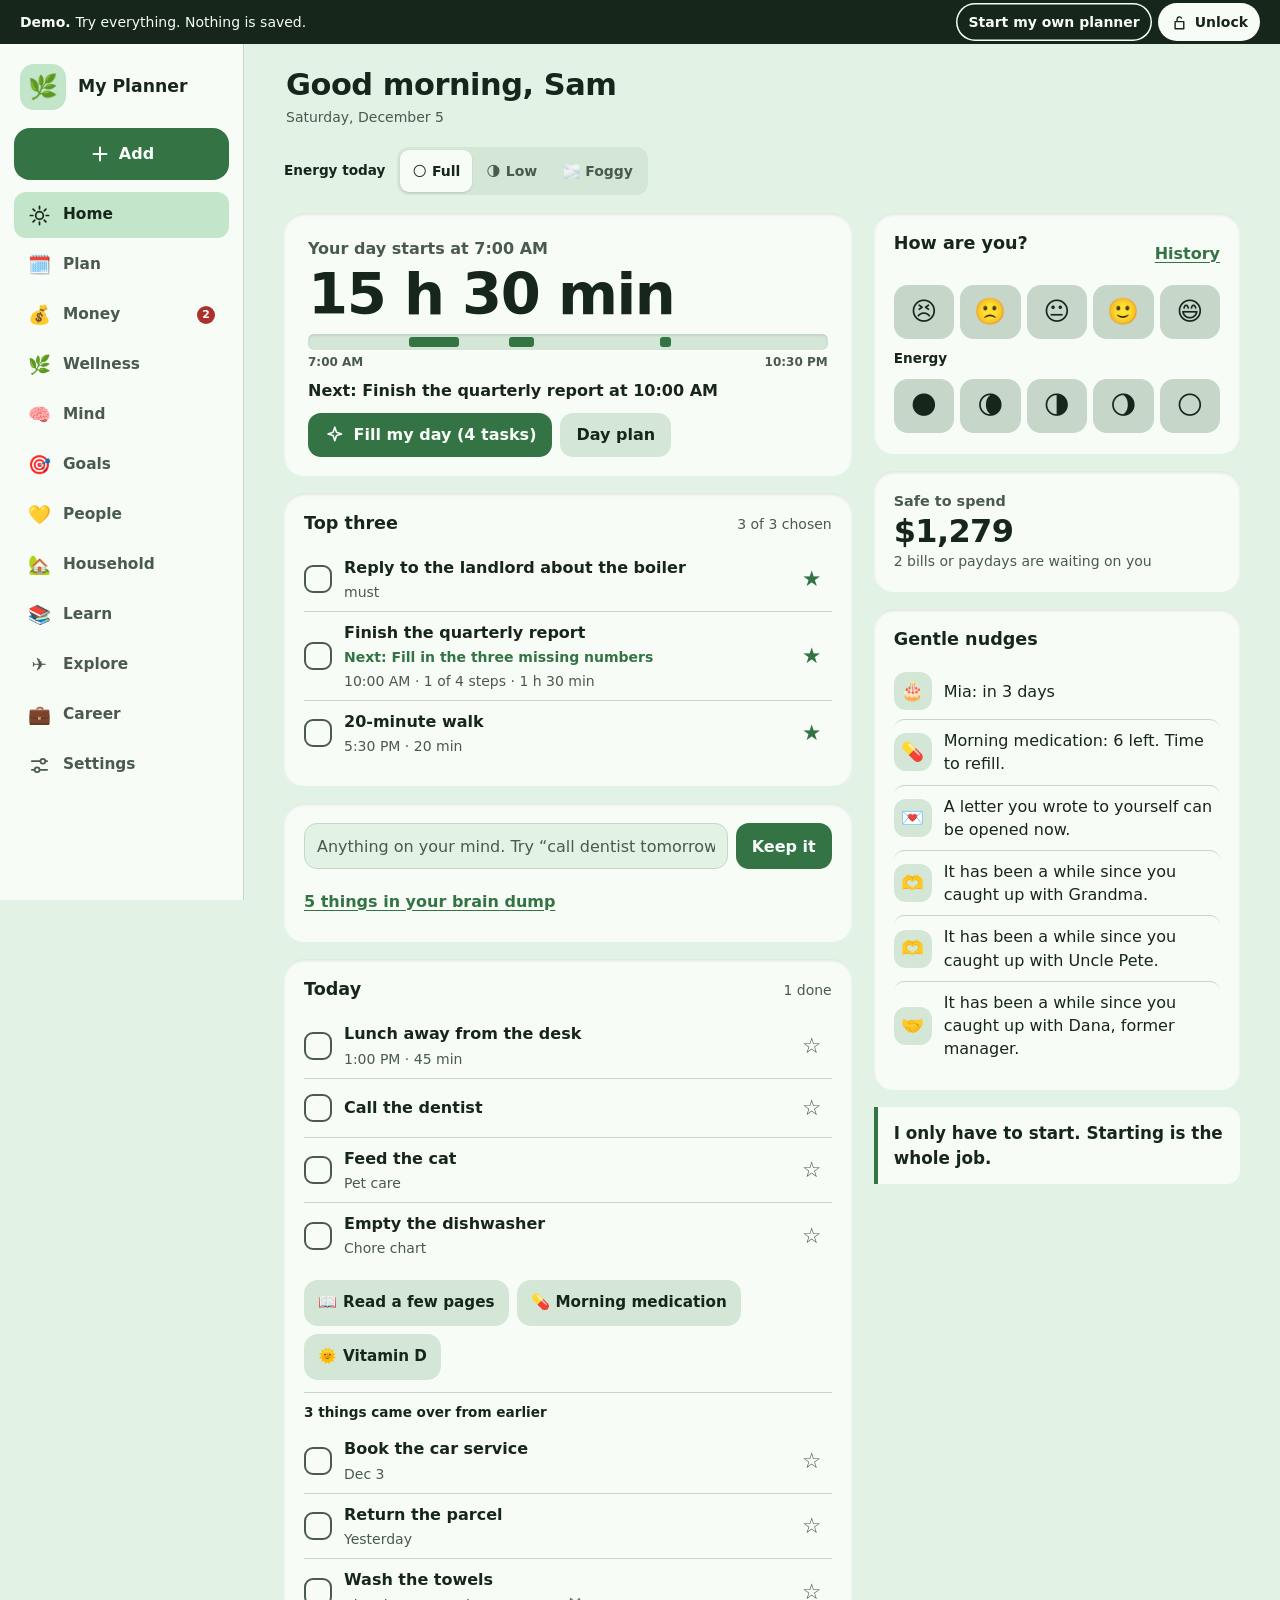
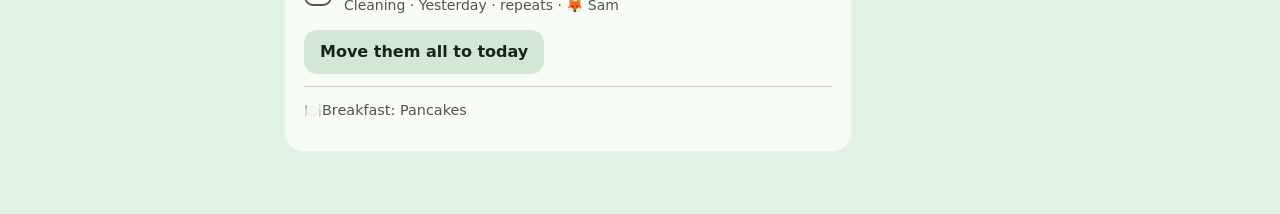
<file: index.html>
<!doctype html>
<!--
THESIS: one number that already has the bills taken out, shown inside the days it has to last. Refuses the category default of four pastel KPI cards and a donut.
OWN-WORLD: three buyer-selectable layouts on one token set generated from a single hue. Tray: recessed wells in one moulded ground. Binder: a drenched board per section with divider tabs and one ruled leaf. Tiles: flat colour fields with large light type.
STORY: the buyer sees what is safe to spend, sees which day each bill sits in, logs a purchase in seconds, and never meets a backlog.
FIRST VIEWPORT: greeting, then the safe-to-spend figure as the largest text on screen, the day strip directly beneath it, the quick-add line, and the add button in the thumb zone.
FORM: assigned direction "day tray" (4th of 7 grounded candidates) as default; two dealt challengers kept as alternates at the owner's request; conventional app shell staging; seed e1f79557.
-->
<html lang="en" data-layout="tray" data-mode="light" data-demo="1">
<head>
<meta charset="utf-8">
<meta name="viewport" content="width=device-width, initial-scale=1, viewport-fit=cover">
<title>My Planner</title>
<meta name="description" content="A calm, private life planner for phone, tablet and computer. Try the whole app free; nothing is saved until you unlock it.">
<meta name="theme-color" content="#e6ede6">
<meta name="mobile-web-app-capable" content="yes">
<meta name="apple-mobile-web-app-capable" content="yes">
<meta name="apple-mobile-web-app-status-bar-style" content="default">
<meta name="apple-mobile-web-app-title" content="My Planner">
<meta name="format-detection" content="telephone=no">
<link rel="manifest" href="manifest.webmanifest">
<link rel="icon" href="icons/favicon.svg" type="image/svg+xml">
<link rel="apple-touch-icon" href="icons/apple-touch-icon.png">
<link rel="stylesheet" href="css/fonts.css">
<link rel="stylesheet" href="css/app.css">
</head>
<body>
<div id="app"><p class="boot">Opening your budget…</p></div>
<noscript><p class="boot">This app needs JavaScript switched on.</p></noscript>
<script src="config.js"></script>
<script src="js/core.js"></script>
<script src="js/i18n.js"></script>
<script src="js/logic.js"></script>
<script src="js/pages.js"></script>
<script src="js/planner.js"></script>
<script src="js/demo.js"></script>
<script src="js/sample.js"></script>
<script src="js/ui.js"></script>
<script src="js/views.js"></script>
<script src="js/views2.js"></script>
<script src="js/settings.js"></script>
<script src="js/sync.js"></script>
<script src="js/guide.js"></script>
<script src="js/release.js"></script>
<script src="js/update.js"></script>
<script src="js/kinds.js"></script>
<script src="js/home.js"></script>
<script src="js/plan.js"></script>
<script src="js/extra.js"></script>
<script src="js/main.js"></script>
</body>
</html>
</file>
<file: css/fonts.css>
/* fonts.css: the fonts a buyer can pick in Settings. Files live in app/fonts and are fetched only when used.
   Nunito, Playfair Display and Caveat are licensed under the SIL Open Font License 1.1 (see app/fonts/OFL.txt). */

@font-face { font-family: "Nunito"; font-style: normal; font-weight: 300 900; font-display: swap; src: url("../fonts/nunito-cyrillic-ext.woff2") format("woff2"); unicode-range: U+0460-052F, U+1C80-1C8A, U+20B4, U+2DE0-2DFF, U+A640-A69F, U+FE2E-FE2F; }
@font-face { font-family: "Nunito"; font-style: normal; font-weight: 300 900; font-display: swap; src: url("../fonts/nunito-cyrillic.woff2") format("woff2"); unicode-range: U+0301, U+0400-045F, U+0490-0491, U+04B0-04B1, U+2116; }
@font-face { font-family: "Nunito"; font-style: normal; font-weight: 300 900; font-display: swap; src: url("../fonts/nunito-latin-ext.woff2") format("woff2"); unicode-range: U+0100-02BA, U+02BD-02C5, U+02C7-02CC, U+02CE-02D7, U+02DD-02FF, U+0304, U+0308, U+0329, U+1D00-1DBF, U+1E00-1E9F, U+1EF2-1EFF, U+2020, U+20A0-20AB, U+20AD-20C4, U+2113, U+2C60-2C7F, U+A720-A7FF; }
@font-face { font-family: "Nunito"; font-style: normal; font-weight: 300 900; font-display: swap; src: url("../fonts/nunito-latin.woff2") format("woff2"); unicode-range: U+0000-00FF, U+0131, U+0152-0153, U+02BB-02BC, U+02C6, U+02DA, U+02DC, U+0304, U+0308, U+0329, U+2000-206F, U+20AC, U+2122, U+2191, U+2193, U+2212, U+2215, U+FEFF, U+FFFD; }
@font-face { font-family: "Playfair Display"; font-style: normal; font-weight: 400 900; font-display: swap; src: url("../fonts/playfairdisplay-cyrillic.woff2") format("woff2"); unicode-range: U+0301, U+0400-045F, U+0490-0491, U+04B0-04B1, U+2116; }
@font-face { font-family: "Playfair Display"; font-style: normal; font-weight: 400 900; font-display: swap; src: url("../fonts/playfairdisplay-latin-ext.woff2") format("woff2"); unicode-range: U+0100-02BA, U+02BD-02C5, U+02C7-02CC, U+02CE-02D7, U+02DD-02FF, U+0304, U+0308, U+0329, U+1D00-1DBF, U+1E00-1E9F, U+1EF2-1EFF, U+2020, U+20A0-20AB, U+20AD-20C4, U+2113, U+2C60-2C7F, U+A720-A7FF; }
@font-face { font-family: "Playfair Display"; font-style: normal; font-weight: 400 900; font-display: swap; src: url("../fonts/playfairdisplay-latin.woff2") format("woff2"); unicode-range: U+0000-00FF, U+0131, U+0152-0153, U+02BB-02BC, U+02C6, U+02DA, U+02DC, U+0304, U+0308, U+0329, U+2000-206F, U+20AC, U+2122, U+2191, U+2193, U+2212, U+2215, U+FEFF, U+FFFD; }
@font-face { font-family: "Caveat"; font-style: normal; font-weight: 400 700; font-display: swap; src: url("../fonts/caveat-cyrillic-ext.woff2") format("woff2"); unicode-range: U+0460-052F, U+1C80-1C8A, U+20B4, U+2DE0-2DFF, U+A640-A69F, U+FE2E-FE2F; }
@font-face { font-family: "Caveat"; font-style: normal; font-weight: 400 700; font-display: swap; src: url("../fonts/caveat-cyrillic.woff2") format("woff2"); unicode-range: U+0301, U+0400-045F, U+0490-0491, U+04B0-04B1, U+2116; }
@font-face { font-family: "Caveat"; font-style: normal; font-weight: 400 700; font-display: swap; src: url("../fonts/caveat-latin-ext.woff2") format("woff2"); unicode-range: U+0100-02BA, U+02BD-02C5, U+02C7-02CC, U+02CE-02D7, U+02DD-02FF, U+0304, U+0308, U+0329, U+1D00-1DBF, U+1E00-1E9F, U+1EF2-1EFF, U+2020, U+20A0-20AB, U+20AD-20C4, U+2113, U+2C60-2C7F, U+A720-A7FF; }
@font-face { font-family: "Caveat"; font-style: normal; font-weight: 400 700; font-display: swap; src: url("../fonts/caveat-latin.woff2") format("woff2"); unicode-range: U+0000-00FF, U+0131, U+0152-0153, U+02BB-02BC, U+02C6, U+02DA, U+02DC, U+0304, U+0308, U+0329, U+2000-206F, U+20AC, U+2122, U+2191, U+2193, U+2212, U+2215, U+FEFF, U+FFFD; }
</file>
<file: css/app.css>
/* app.css: tokens, shell, components, then the three layout skins (tray, binder, tiles) */

/* ============ tokens ============ */
:root {
  --h: 150; --cs: .85; --so: 0;
  --font: system-ui, -apple-system, "Segoe UI", Roboto, "Helvetica Neue", Arial, sans-serif;
  --font-head: var(--font);
  /* plain fallbacks for browsers without oklch() */
  --ground: #e6ede6; --well: #f8faf7; --well-2: #dde6dc; --ink: #1d2820; --ink-2: #536158; --line: #cbd6cb;
  --accent: #3c7150; --accent-2: #2f5c40; --on-accent: #fff; --accent-soft: #d2e4d6;
  --good: #2c7848; --warn: #8a5d0c; --bad: #ab3b34; --good-soft: #d9efe0; --warn-soft: #f5e8cc; --bad-soft: #f7dcd9;
  --board: #9fc7ab; --icon-a: #cfe3d3; --icon-b: #7fb08e; --chart-b: #b7a3c9;
  --t1: #2f5f79; --t2: #7a5a2a; --t3: #5b4a86; --t4: #2d6a5f; --t5: #7d3f5c; --t6: #4a5f2a;
  --r-lg: 20px; --r-md: 13px; --hw: 700;
  --panel-bg: var(--well); --field-bg: var(--ground); --sheet-bg: var(--well); --nav-bg: var(--well);
  --panel-sh: inset 0 2px 3px rgb(0 0 0 / .09), 0 1px 0 rgb(255 255 255 / .75);
  --well-sh: inset 0 1.5px 2.5px rgb(0 0 0 / .11), 0 1px 0 rgb(255 255 255 / .7);
  --bar-h: 0px;
}
@supports (color: oklch(50% .1 150)) {
  :root {
    --ground: oklch(94.5% calc(.028 * var(--cs)) var(--h));
    --well: oklch(98.6% calc(.010 * var(--cs)) var(--h));
    --well-2: oklch(91% calc(.036 * var(--cs)) var(--h));
    --ink: oklch(25% calc(.035 * var(--cs)) var(--h));
    --ink-2: oklch(45% calc(.035 * var(--cs)) var(--h));
    --line: oklch(86% calc(.03 * var(--cs)) var(--h));
    --accent: oklch(50% calc(.115 * var(--cs)) var(--h));
    --accent-2: oklch(42% calc(.11 * var(--cs)) var(--h));
    --on-accent: oklch(99% .008 var(--h));
    --accent-soft: oklch(89% calc(.062 * var(--cs)) var(--h));
    --good: oklch(48% .12 155); --warn: oklch(49% .105 75); --bad: oklch(50% .16 27);
    --good-soft: oklch(93% .05 155); --warn-soft: oklch(93% .06 85); --bad-soft: oklch(93% .04 27);
    --board: oklch(79% calc(.09 * var(--cs)) calc(var(--h) + var(--so)));
    --icon-a: oklch(88% calc(.075 * var(--cs)) var(--h)); --icon-b: oklch(70% calc(.115 * var(--cs)) var(--h));
    --chart-b: oklch(76% calc(.065 * var(--cs)) calc(var(--h) + 150));
    /* tiles: one family. Neighbouring hues at stepped lightness, plus the complement for the odd one out. */
    --t1: oklch(41% calc(.10 * var(--cs)) calc(var(--h) + 18));
    --t2: oklch(54% calc(.115 * var(--cs)) calc(var(--h) - 18));
    --t3: oklch(46% calc(.10 * var(--cs)) calc(var(--h) + 180));
    --t4: oklch(35% calc(.085 * var(--cs)) var(--h));
    --t5: oklch(49% calc(.11 * var(--cs)) calc(var(--h) + 36));
    --t6: oklch(44% calc(.10 * var(--cs)) calc(var(--h) - 36));
  }
  [data-mode="dark"] {
    --ground: oklch(19% calc(.024 * var(--cs)) var(--h));
    --well: oklch(24.5% calc(.028 * var(--cs)) var(--h));
    --well-2: oklch(30% calc(.034 * var(--cs)) var(--h));
    --ink: oklch(95% calc(.014 * var(--cs)) var(--h));
    --ink-2: oklch(77% calc(.03 * var(--cs)) var(--h));
    --line: oklch(36% calc(.032 * var(--cs)) var(--h));
    --accent: oklch(79% calc(.11 * var(--cs)) var(--h));
    --accent-2: oklch(86% calc(.09 * var(--cs)) var(--h));
    --on-accent: oklch(19% calc(.04 * var(--cs)) var(--h));
    --accent-soft: oklch(36% calc(.065 * var(--cs)) var(--h));
    --good: oklch(81% .13 155); --warn: oklch(83% .115 82); --bad: oklch(77% .125 27);
    --good-soft: oklch(31% .05 155); --warn-soft: oklch(32% .05 82); --bad-soft: oklch(31% .06 27);
    --board: oklch(33% calc(.075 * var(--cs)) calc(var(--h) + var(--so)));
    --chart-b: oklch(52% calc(.07 * var(--cs)) calc(var(--h) + 150));
  }
}
[data-mode="dark"] {
  color-scheme: dark;
  --panel-sh: inset 0 2px 4px rgb(0 0 0 / .4), 0 1px 0 rgb(255 255 255 / .05);
  --well-sh: inset 0 1.5px 3px rgb(0 0 0 / .45), 0 1px 0 rgb(255 255 255 / .05);
}
/* fonts: the bundled ones are declared in fonts.css and fetched only when chosen */
[data-font="rounded"] { --font: "Nunito", ui-rounded, "SF Pro Rounded", "Arial Rounded MT Bold", system-ui, sans-serif; }
[data-font="elegant"] { --font: Georgia, "Iowan Old Style", "Palatino Linotype", "Noto Serif", serif; --font-head: "Playfair Display", Georgia, "Noto Serif", serif; }
[data-font="hand"] { --font: "Caveat", "Segoe Print", "Bradley Hand", "Comic Sans MS", cursive; }
[data-font="mono"] { --font: ui-monospace, "SF Mono", "Cascadia Mono", Consolas, "Courier New", monospace; }
[data-demo="1"] { --bar-h: 44px; }

/* ============ base ============ */
*, *::before, *::after { box-sizing: border-box; }
html { -webkit-text-size-adjust: 100%; color-scheme: light; scroll-padding-top: calc(var(--bar-h) + 12px); }
body { margin: 0; min-height: 100dvh; font: 1rem/1.45 var(--font); color: var(--ink); background: var(--ground); -webkit-tap-highlight-color: transparent; overflow-x: hidden; }
h1, h2, h3, p, ul, ol, dl, dd, figure { margin: 0; }
ul, ol { padding: 0; list-style: none; }
h1, h2, .hero-num, .tile-big, .step-title, .amount-out, .amount-in, .person-total { font-family: var(--font-head); }
h1 { font-size: 1.65rem; line-height: 1.15; letter-spacing: -.015em; font-weight: var(--hw); text-wrap: balance; }
h2 { font-size: 1.1rem; line-height: 1.25; font-weight: var(--hw); }
h3 { font-size: .95rem; font-weight: 700; }
button, input, select, textarea { font: inherit; color: inherit; }
button { cursor: pointer; background: none; border: 0; padding: 0; text-align: inherit; }
a { color: var(--accent); }
[hidden] { display: none !important; }
:focus-visible { outline: 2.5px solid var(--accent); outline-offset: 2px; border-radius: 8px; }
.ic { width: 1.35em; height: 1.35em; flex: none; fill: none; stroke: currentColor; stroke-width: 1.8; stroke-linecap: round; stroke-linejoin: round; }
.sub, .row-meta, .field-hint, .quiet { color: var(--ink-2); font-size: .875rem; }
.quiet { padding: 6px 0; }
.lead { font-size: 1.02rem; }
.note { background: var(--warn-soft); color: var(--ink); border-radius: var(--r-md); padding: 10px 12px; font-size: .9rem; }
.error { color: var(--bad); min-height: 1.2em; }
.boot { padding: 40vh 24px 0; text-align: center; color: var(--ink-2); }
code { font-family: ui-monospace, Consolas, monospace; background: var(--well-2); padding: 1px 6px; border-radius: 6px; font-size: .9em; }
.hero-num, .row-amt, .figures dd, .tile-big, .amount, .num, .ranked-val, .plan-result, .slider strong, .person-total { font-variant-numeric: lining-nums tabular-nums; }

/* ============ shell: phone first ============ */
#app { display: flex; flex-direction: column; min-height: 100dvh; }
main { flex: 1; min-width: 0; padding: 4px 14px calc(104px + env(safe-area-inset-bottom)); outline: none; }
.page { max-width: 720px; margin: 0 auto; display: flex; flex-direction: column; gap: 14px; }
.cols { display: flex; flex-direction: column; gap: 14px; }
.col-main, .col-side { display: flex; flex-direction: column; gap: 14px; min-width: 0; }

.demo-bar { position: sticky; top: 0; z-index: 30; height: var(--bar-h); display: flex; align-items: center; justify-content: space-between; gap: 10px; padding: 0 12px; background: var(--ink); color: var(--well); font-size: .875rem; }
.demo-bar p { white-space: nowrap; overflow: hidden; text-overflow: ellipsis; min-width: 0; }
.demo-actions { display: flex; gap: 6px; flex: none; }
.demo-bar .chip { background: transparent; color: inherit; box-shadow: inset 0 0 0 1.5px currentColor; min-height: 38px; }
.demo-bar .chip.solid { background: var(--well); color: var(--ink); box-shadow: none; }
.demo-bar .demo-own { display: none; }

.nav { position: fixed; inset: auto 0 0 0; z-index: 20; display: flex; align-items: stretch; justify-content: space-around; gap: 2px; background: var(--nav-bg); border-top: 1px solid var(--line); padding: 6px 8px calc(6px + env(safe-area-inset-bottom)); }
.brand { display: none; }
.nav-item { flex: 1; position: relative; display: flex; flex-direction: column; align-items: center; justify-content: center; gap: 2px; min-height: 52px; padding: 4px 2px; border-radius: 12px; font-size: .72rem; font-weight: 600; color: var(--ink-2); text-decoration: none; }
.nav-item[aria-current="page"] { color: var(--ink); font-weight: 800; background: var(--accent-soft); }
.nav-item .ic { width: 23px; height: 23px; }
.nav-item > span:not(.badge) { max-width: 100%; overflow: hidden; text-overflow: ellipsis; white-space: nowrap; }
.nav-x { display: none; }
.nav-item[data-id="home"] { order: 1; } .nav-item[data-id="q-day"] { order: 2; } .nav-add { order: 3; } .nav-item[data-id="q-tasks"] { order: 4; } .nav-more { order: 5; }
.nav-sub { display: none; }
.nav-emoji { font-size: 1.3rem; line-height: 1.1; }
.nav-add { flex: none; align-self: center; width: 58px; height: 58px; margin: -22px 6px 0; border-radius: 50%; display: grid; place-items: center; background: var(--accent); color: var(--on-accent); box-shadow: 0 6px 14px -4px rgb(0 0 0 / .4), 0 0 0 5px var(--nav-bg); transition: transform .12s, background .15s; }
.nav-add .ic { width: 28px; height: 28px; stroke-width: 2.2; }
.nav-add span { display: none; }
.nav-add:hover { background: var(--accent-2); } .nav-add:active { transform: scale(.94); }
.badge { position: absolute; top: 2px; left: calc(50% + 6px); min-width: 18px; height: 18px; padding: 0 5px; border-radius: 9px; background: var(--bad); color: #fff; font-size: .68rem; font-weight: 800; display: grid; place-items: center; line-height: 1; }
[data-mode="dark"] .badge { color: #1a0f0e; }

.page-head { display: flex; align-items: flex-start; justify-content: space-between; gap: 12px; padding: 12px 2px 2px; }
.page-head .sub { margin-top: 4px; max-width: 62ch; }
.page-actions { display: flex; gap: 4px; flex: none; }
.toolbar { display: flex; flex-wrap: wrap; align-items: center; justify-content: space-between; gap: 10px; }
.monthnav { display: flex; flex-wrap: wrap; align-items: center; gap: 2px; }
.monthnav-label { min-width: 8em; text-align: center; font-size: 1rem; }

/* ============ components ============ */
.panel { background: var(--panel-bg); border-radius: var(--r-lg); padding: 16px; box-shadow: var(--panel-sh); display: flex; flex-direction: column; gap: 12px; min-width: 0; }
.panel-head { display: flex; align-items: baseline; justify-content: space-between; gap: 4px 12px; flex-wrap: wrap; }
.panel > h3 { margin-top: 6px; }

.rows { display: flex; flex-direction: column; }
.row { display: flex; align-items: center; gap: 12px; width: 100%; min-height: 54px; padding: 9px 0; border-top: 1px solid var(--line); color: inherit; text-decoration: none; }
.rows > .row:first-child { border-top: 0; }
.row-btn { border-radius: 10px; transition: background .15s; }
.row-btn:hover, .row-main:is(button):hover { background: color-mix(in oklab, var(--well-2) 55%, transparent); }
.row-main { flex: 1; min-width: 0; display: flex; flex-direction: column; gap: 3px; text-align: left; border-radius: 8px; }
button.row-main { min-height: 40px; justify-content: center; }
.row-title { font-weight: 600; overflow-wrap: anywhere; display: flex; align-items: center; gap: 8px; flex-wrap: wrap; }
.row-amt { font-weight: 650; white-space: nowrap; text-align: right; }
.row-amt small { font-weight: 500; font-size: .8rem; color: var(--ink-2); }
.row-amt.in { color: var(--good); }
.row.done .row-title { text-decoration: line-through; color: var(--ink-2); }
.row.late .row-meta { color: var(--bad); font-weight: 600; }
.row.skipped .row-title { color: var(--ink-2); text-decoration: line-through; }
.row-emoji { width: 38px; height: 38px; flex: none; display: grid; place-items: center; border-radius: 12px; background: var(--well-2); font-size: 1.15rem; }
.row-actions { display: flex; gap: 6px; flex: none; flex-wrap: wrap; justify-content: flex-end; }
/* a wish on the pause list: its buttons drop to their own line before the name is squeezed */
.pause-row { flex-wrap: wrap; }
.pause-row .row-main { flex: 1 1 170px; }
.pause-row .row-actions { margin-left: auto; }
.inline-ic .ic { width: 1em; height: 1em; color: var(--ink-2); }
.tick { position: relative; width: 28px; height: 28px; flex: none; display: grid; place-items: center; border-radius: 9px; border: 2px solid var(--ink-2); color: var(--on-accent); transition: background .15s, border-color .15s; }
.tick::after { content: ""; position: absolute; inset: -9px; }
.tick[aria-checked="true"] { background: var(--accent); border-color: var(--accent); }
.tick .ic { width: 18px; height: 18px; stroke-width: 2.6; }
.date-head { padding: 14px 0 2px; color: var(--ink); }
.date-head small { font-weight: 500; color: var(--ink-2); }
.agenda > .date-head:first-child { padding-top: 0; }

.meter { height: 8px; border-radius: 99px; background: var(--well-2); overflow: hidden; width: 100%; }
.meter i { display: block; width: 100%; height: 100%; border-radius: inherit; background: var(--accent); transform: translateX(calc((var(--p, 0) - 1) * 100%)); }
.meter[data-state="near"] i { background: var(--warn); }
.meter[data-state="over"] i { background: var(--bad); }
.panel .meter, .sheet .meter { background: var(--line); }

.btn { display: inline-flex; align-items: center; justify-content: center; gap: 8px; min-height: 44px; padding: 6px 16px; border-radius: var(--r-md); background: var(--well-2); color: var(--ink); font-weight: 650; line-height: 1.2; text-align: center; text-decoration: none; transition: background .15s, transform .1s; }
.btn:hover { background: var(--line); } .btn:active { transform: scale(.98); }
.btn.primary { background: var(--accent); color: var(--on-accent); } .btn.primary:hover { background: var(--accent-2); }
.btn.danger { background: var(--bad-soft); color: var(--bad); }
.btn.grow { flex: 1; }
.link { display: inline-flex; align-items: center; color: var(--accent); font-weight: 650; text-decoration: underline; text-underline-offset: 3px; min-height: 40px; align-self: flex-start; text-align: left; }
.link.danger { color: var(--bad); }
.icon-btn { position: relative; width: 44px; height: 44px; flex: none; display: grid; place-items: center; border-radius: 12px; color: var(--ink); transition: background .15s; }
.icon-btn:hover { background: var(--well-2); }
.icon-btn .badge { top: 0; left: auto; right: 0; }
.actions { display: flex; flex-wrap: wrap; justify-content: flex-end; gap: 8px; }
.actions.start { justify-content: flex-start; }
.stack { display: flex; flex-direction: column; gap: 10px; }
.chip { display: inline-flex; align-items: center; justify-content: center; gap: 6px; min-height: 40px; padding: 0 12px; border-radius: 99px; background: var(--well-2); color: var(--ink); font-weight: 600; font-size: .875rem; white-space: nowrap; flex: none; }
.chip.big { min-height: 46px; padding: 0 14px; font-size: .95rem; border-radius: 14px; }
.chip.emoji { width: 46px; min-height: 46px; padding: 0; font-size: 1.3rem; border-radius: 14px; }
.chip[aria-pressed="true"] { background: var(--accent); color: var(--on-accent); box-shadow: 0 0 0 2px var(--sheet-bg), 0 0 0 4px var(--accent); }
.chips { display: flex; flex-wrap: wrap; gap: 8px; align-items: center; }
.seg { display: inline-flex; max-width: 100%; overflow-x: auto; background: var(--well-2); border-radius: 12px; padding: 3px; gap: 2px; }
.panel .seg, .sheet .seg { background: var(--line); }
.seg button { min-height: 42px; padding: 0 12px; border-radius: 9px; font-weight: 600; font-size: .875rem; color: var(--ink-2); white-space: nowrap; }
.seg button[aria-pressed="true"] { background: var(--well); color: var(--ink); box-shadow: 0 1px 2px rgb(0 0 0 / .14); }
.pill { display: inline-flex; align-items: center; min-height: 24px; padding: 0 9px; border-radius: 99px; background: var(--well-2); color: var(--ink); font-size: .76rem; font-weight: 700; white-space: nowrap; flex: none; align-self: center; }
.pill[data-tone="good"] { background: var(--good-soft); color: var(--good); }
.pill[data-tone="warn"] { background: var(--warn-soft); color: var(--warn); }
.pill-btn { min-height: 40px; min-width: 6.4em; justify-content: center; }
.empty { display: flex; flex-direction: column; align-items: flex-start; gap: 12px; padding: 8px 0; max-width: 52ch; }

.form { display: flex; flex-direction: column; gap: 12px; }
.form-row { display: grid; grid-template-columns: 1fr 1fr; gap: 12px; align-items: end; }
.form-row.emoji-row { grid-template-columns: 78px 1fr; }
.field { display: flex; flex-direction: column; gap: 5px; min-width: 0; }
.field-label { font-size: .85rem; font-weight: 650; }
input[type="text"], input[type="date"], input[type="time"], input[type="search"], select, textarea { width: 100%; min-height: 46px; padding: 10px 12px; border-radius: var(--r-md); border: 1.5px solid var(--line); background: var(--field-bg); font-size: 1rem; }
textarea { resize: vertical; line-height: 1.4; }
input::placeholder, textarea::placeholder { color: var(--ink-2); opacity: 1; }
input:focus-visible, select:focus-visible, textarea:focus-visible { outline-offset: 0; border-color: var(--accent); }
input[type="range"] { width: 100%; min-height: 44px; accent-color: var(--accent); }
.emoji-in { text-align: center; font-size: 1.2rem; padding: 6px; }
.chips .emoji-in { width: 86px; font-size: .95rem; }
.code-in { text-align: center; letter-spacing: .12em; font-weight: 700; text-transform: uppercase; }
.code-box { font-family: ui-monospace, Consolas, monospace; font-size: .85rem; word-break: break-all; }
.check { display: flex; align-items: flex-start; gap: 10px; min-height: 44px; padding: 8px 0; font-weight: 600; }
.check input { width: 22px; height: 22px; flex: none; margin: 1px 0 0; accent-color: var(--accent); }
.check .field-hint { display: block; font-weight: 400; }
.toggles { display: flex; flex-direction: column; }
.toggle { display: flex; align-items: center; justify-content: space-between; gap: 16px; min-height: 56px; padding: 8px 0; border-top: 1px solid var(--line); }
.toggle-text { display: flex; flex-direction: column; gap: 2px; }
.toggle-label { font-weight: 600; }
input[role="switch"] { appearance: none; -webkit-appearance: none; position: relative; width: 52px; height: 31px; flex: none; border-radius: 99px; background: var(--ink-2); cursor: pointer; transition: background .2s; }
input[role="switch"]::after { content: ""; position: absolute; top: 3px; left: 3px; width: 25px; height: 25px; border-radius: 50%; background: var(--well); box-shadow: 0 1px 3px rgb(0 0 0 / .3); transition: translate .2s; }
input[role="switch"]:checked { background: var(--accent); }
input[role="switch"]:checked::after { translate: 21px 0; }
.search { display: flex; align-items: center; gap: 8px; padding: 0 12px; border-radius: var(--r-md); border: 1.5px solid var(--line); background: var(--field-bg); color: var(--ink-2); }
.search input { border: 0; background: transparent; padding-left: 0; color: var(--ink); }
.search:focus-within { border-color: var(--accent); }
.search input:focus-visible { outline: none; }

.quick { display: flex; gap: 8px; }
.quick-input { flex: 1; min-width: 0; }

.figures { display: grid; grid-template-columns: repeat(2, 1fr); gap: 12px 16px; }
.figures dt { font-size: .82rem; color: var(--ink-2); font-weight: 600; }
.figures dd { font-size: 1.25rem; font-weight: 700; }
.figures .strong dd { color: var(--accent); }

.insights { display: flex; flex-direction: column; gap: 10px; }
.insights li { position: relative; padding-left: 22px; }
.insights li::before { content: ""; position: absolute; left: 2px; top: .5em; width: 9px; height: 9px; border-radius: 50%; background: var(--ink-2); }
.insights li[data-tone="good"]::before { background: var(--good); }
.insights li[data-tone="warn"]::before { background: var(--warn); border-radius: 2px; rotate: 45deg; }
.rhythm { display: flex; align-items: center; gap: 12px; padding: 4px 4px; color: var(--ink-2); font-size: .875rem; }
.rhythm-dots { display: flex; gap: 5px; flex: none; }
.rhythm-dots i { width: 11px; height: 11px; border-radius: 50%; box-shadow: inset 0 0 0 2px var(--ink-2); }
.rhythm-dots i[data-on] { background: var(--accent); box-shadow: none; }
.welcome { background: var(--accent-soft); box-shadow: none; }
.steps { display: flex; flex-direction: column; gap: 10px; padding-left: 1.3em; list-style: disc; font-size: .93rem; }
ol.steps { list-style: decimal; }
.steps .actions { margin-top: 8px; }
.more-info { border-top: 1px solid var(--line); padding-top: 4px; }
.more-info summary { cursor: pointer; font-weight: 650; min-height: 44px; display: flex; align-items: center; }
.more-info[open] summary { margin-bottom: 8px; }
.more-info .field-hint { margin-top: 10px; }
.about { text-align: center; padding: 12px; }

/* marks: every kind has its own shape as well as its own colour */
.day-marks { display: flex; gap: 3px; min-height: 9px; flex-wrap: wrap; justify-content: center; align-items: center; }
.mark { width: 8px; height: 8px; flex: none; display: inline-block; background: var(--ink-2); }
.mark[data-type="in"] { border-radius: 50%; background: var(--good); }
.mark[data-type="out"] { border-radius: 2px; background: var(--ink); }
.mark[data-type="save"] { clip-path: polygon(50% 0, 100% 100%, 0 100%); background: var(--accent); }
.mark[data-type="debt"] { rotate: 45deg; scale: .85; background: var(--bad); }
.mark[data-type="note"] { border-radius: 50%; background: transparent; box-shadow: inset 0 0 0 2px var(--warn); }
.mark[data-done] { opacity: .35; }
.legend { display: flex; flex-wrap: wrap; gap: 6px 16px; font-size: .82rem; color: var(--ink-2); }
.legend li { display: flex; align-items: center; gap: 6px; }
.swatch { width: 12px; height: 12px; border-radius: 3px; display: inline-block; }
.swatch.in, .ybars .in { background: var(--accent); }
.swatch.out, .ybars .out { background: var(--chart-b); }

/* ============ Today ============ */
.tray { display: flex; flex-direction: column; gap: 10px; }
.hero { background: var(--panel-bg); border-radius: var(--r-lg); padding: 18px 18px 14px; box-shadow: var(--panel-sh); }
.hero-label { font-weight: 650; color: var(--ink-2); }
.hero-num { font-size: clamp(3.2rem, 17vw, 4.75rem); font-weight: 760; line-height: 1; letter-spacing: -.035em; margin: 6px 0 8px; }
.hero-sub { font-weight: 600; }
.hero-note { margin-top: 8px; min-height: 40px; color: var(--ink-2); font-size: .875rem; text-decoration: underline; text-underline-offset: 3px; }
.hero-num.long { font-size: clamp(2.1rem, 11vw, 3.4rem); letter-spacing: -.025em; overflow-wrap: anywhere; }
.strip { display: grid; grid-template-columns: repeat(7, minmax(0, 1fr)); gap: 6px; }
.day { position: relative; overflow: hidden; display: flex; flex-direction: column; align-items: center; gap: 2px; min-height: 78px; padding: 8px 1px 7px; border-radius: 14px; background: var(--well-2); box-shadow: var(--well-sh); }
.day:nth-child(n+8) { display: none; }
.day > * { position: relative; z-index: 1; }
.day-wd { font-size: .68rem; font-weight: 650; color: var(--ink-2); }
.day-n { font-size: 1.2rem; font-weight: 720; line-height: 1.15; }
.day[aria-pressed="true"] { background: var(--well); outline: 2.5px solid var(--accent); outline-offset: -2.5px; }
/* the keyboard's place must not look like the selected day or like today */
.day:focus-visible, .cal-day:focus-visible, .ycol:focus-visible { outline: 3px solid var(--ink); outline-offset: 2px; }
.day.is-today::before { content: ""; position: absolute; z-index: 0; inset: 0; background: var(--accent-soft); transform: scaleY(var(--fill, 0)); transform-origin: bottom; transition: transform .8s cubic-bezier(.16, 1, .3, 1); }
.day.has-pay .day-n { color: var(--good); }
.daypanel .quick { margin-bottom: 2px; }

.tiles { display: grid; grid-template-columns: repeat(2, minmax(0, 1fr)); gap: 8px; }
.tile { display: flex; flex-direction: column; justify-content: space-between; gap: 8px; min-height: 124px; padding: 14px; border-radius: var(--r-lg); background: var(--tile, var(--accent)); color: #fff; text-align: left; transition: filter .15s, transform .12s; }
.tile:hover { filter: brightness(1.08); } .tile:active { transform: scale(.985); }
.t-hero { grid-column: 1 / -1; min-height: 200px; background: var(--accent); color: var(--on-accent); }
.tile-label { font-size: .98rem; font-weight: 500; }
.tile-big { font-size: clamp(1.55rem, 7.2vw, 2.3rem); font-weight: 300; line-height: 1.05; letter-spacing: -.02em; overflow-wrap: anywhere; }
.t-hero .tile-big { font-size: clamp(3.8rem, 21vw, 6rem); letter-spacing: -.04em; }
.tile-big.words { font-size: clamp(1.25rem, 5.4vw, 1.7rem); overflow-wrap: break-word; hyphens: auto; }
.tile-small { font-size: .86rem; }
.t1 { --tile: var(--t1); } .t2 { --tile: var(--t2); } .t3 { --tile: var(--t3); } .t4 { --tile: var(--t4); } .t5 { --tile: var(--t5); } .t6 { --tile: var(--t6); }

/* ============ Plan ============ */
.cal { display: grid; grid-template-columns: repeat(7, minmax(0, 1fr)); gap: 4px; }
.cal-wd { text-align: center; font-size: .72rem; font-weight: 650; color: var(--ink-2); padding: 4px 0; }
.cal-day { display: flex; flex-direction: column; align-items: center; justify-content: space-between; min-height: 50px; padding: 6px 1px; border-radius: 10px; background: var(--well-2); font-weight: 650; }
.panel .cal-day { background: var(--ground); }
.cal-day.past .cal-n { color: var(--ink-2); font-weight: 500; }
.cal-day.is-today { outline: 2.5px solid var(--accent); outline-offset: -2.5px; }
.cal-day:hover { background: var(--accent-soft); }

/* ============ Debt, Review ============ */
.slider { display: flex; flex-direction: column; gap: 2px; }
.plan-result { font-size: 1.02rem; font-weight: 600; }
.ranked { display: flex; flex-direction: column; gap: 10px; }
.ranked-row { display: grid; grid-template-columns: minmax(0, 1fr) auto; gap: 4px 12px; align-items: center; }
.ranked-name { grid-area: 1 / 1; font-weight: 600; overflow-wrap: anywhere; }
.ranked-val { grid-area: 1 / 2; font-weight: 650; text-align: right; white-space: nowrap; }
.ranked-val small { font-weight: 500; color: var(--ink-2); }
.ranked-bar { grid-area: 2 / 1 / 3 / -1; height: 10px; border-radius: 4px; background: var(--line); overflow: hidden; }
.ranked-bar i { display: block; height: 100%; border-radius: 0 4px 4px 0; background: var(--accent); }
.yearchart { display: grid; grid-template-columns: repeat(12, minmax(0, 1fr)); gap: 2px; align-items: end; }
.ycol { display: flex; flex-direction: column; align-items: center; gap: 4px; padding: 4px 0; border-radius: 8px; }
.ycol:hover, .ycol.is-sel { background: var(--well-2); }
.panel .ycol:hover, .panel .ycol.is-sel { background: var(--ground); }
.ybars { display: flex; align-items: flex-end; justify-content: center; gap: 2px; height: 120px; width: 100%; }
.ybars i { width: 38%; max-width: 14px; min-height: 2px; border-radius: 4px 4px 0 0; }
.ylab { font-size: .68rem; font-weight: 600; color: var(--ink-2); }
.chart-readout { font-size: .9rem; font-weight: 600; min-height: 1.5em; }
.table { width: 100%; border-collapse: collapse; font-size: .93rem; }
.table th { text-align: left; font-size: .8rem; color: var(--ink-2); font-weight: 650; padding: 6px 4px; }
.table td { padding: 9px 4px; border-top: 1px solid var(--line); }
.table .num { text-align: right; }

/* ============ Settings ============ */
.choices { display: grid; grid-template-columns: repeat(3, minmax(0, 1fr)); gap: 8px; }
.choice { display: flex; flex-direction: column; gap: 6px; padding: 10px; border-radius: var(--r-md); background: var(--field-bg); box-shadow: inset 0 0 0 1.5px var(--line); text-align: left; }
.choice[aria-pressed="true"] { box-shadow: inset 0 0 0 2.5px var(--accent); }
.choice .field-hint { font-size: .78rem; line-height: 1.3; }
.thumb { display: grid; gap: 3px; height: 54px; padding: 5px; border-radius: 8px; background: var(--ground); }
.thumb i { border-radius: 3px; background: var(--well); box-shadow: inset 0 1px 1px rgb(0 0 0 / .12); }
.thumb-tray { grid-template: 1.4fr 1fr / repeat(3, 1fr); } .thumb-tray i:first-child { grid-column: 1 / -1; }
.thumb-binder { grid-template: 1fr / 1fr; background: var(--board); padding: 5px 5px 5px 14px; position: relative; }
.thumb-binder i:not(:first-child) { display: none; }
.thumb-binder::before { content: ""; position: absolute; left: 4px; top: 8px; width: 10px; height: 12px; border-radius: 3px 0 0 3px; background: var(--well); box-shadow: 0 16px 0 var(--accent-soft); }
.thumb-tiles { grid-template: 1.3fr 1fr / 1fr 1fr; background: var(--well); padding: 0; gap: 2px; overflow: hidden; }
.thumb-tiles i { border-radius: 2px; box-shadow: none; background: var(--t1); } .thumb-tiles i:first-child { grid-column: 1 / -1; background: var(--accent); } .thumb-tiles i:nth-child(3) { background: var(--t2); } .thumb-tiles i:nth-child(4) { display: none; }
.swatches { display: flex; flex-wrap: wrap; gap: 8px; }
.sw { display: inline-flex; align-items: center; gap: 8px; min-height: 40px; padding: 0 12px 0 8px; border-radius: 99px; background: var(--field-bg); box-shadow: inset 0 0 0 1.5px var(--line); font-size: .875rem; font-weight: 600; }
.sw i { width: 22px; height: 22px; border-radius: 50%; background: #6c9a7b; }
@supports (color: oklch(50% .1 150)) { .sw i { background: oklch(62% calc(.12 * var(--cs)) var(--h)); } .thumb-binder { background: oklch(79% calc(.09 * var(--cs)) var(--h)); } }
.sw[aria-pressed="true"] { box-shadow: inset 0 0 0 2.5px var(--accent); }
.step-of { font-size: .82rem; font-weight: 650; color: var(--ink-2); }
.step-title { font-size: 1.35rem; font-weight: var(--hw); margin-top: -8px; }
.bill-list { display: flex; flex-direction: column; }
.bill { display: grid; grid-template-columns: minmax(0, 1fr) 96px 78px; gap: 8px; align-items: center; padding: 6px 0; border-top: 1px solid var(--line); }
.bill:first-child { border-top: 0; }
.day-of { display: flex; align-items: center; gap: 6px; font-size: .82rem; color: var(--ink-2); }
.day-of input { text-align: center; padding: 10px 4px; }

/* ============ sheets ============ */
dialog.sheet { position: fixed; inset: 0; width: 100%; height: 100%; max-width: none; max-height: none; margin: 0; padding: 0; border: 0; background: transparent; color: var(--ink); overflow: hidden; }
dialog.sheet[open] { display: flex; align-items: flex-end; justify-content: center; }
dialog.sheet::backdrop { background: rgb(8 12 10 / .5); }
.sheet-in { width: 100%; max-width: 560px; max-height: 92dvh; overflow-y: auto; overscroll-behavior: contain; background: var(--sheet-bg); border-radius: 22px 22px 0 0; padding: 6px 18px calc(18px + env(safe-area-inset-bottom)); box-shadow: 0 -10px 34px rgb(0 0 0 / .25); animation: rise .3s cubic-bezier(.16, 1, .3, 1); }
.sheet-head { position: sticky; top: -6px; z-index: 2; display: flex; align-items: center; justify-content: space-between; gap: 12px; padding: 10px 0 6px; background: var(--sheet-bg); }
.sheet-head h2 { font-size: 1.2rem; overflow-wrap: anywhere; }
.sheet-body { display: flex; flex-direction: column; gap: 14px; padding-bottom: 4px; }
.sheet-body .actions { margin-top: 2px; }
.sheet-body .stack .btn { width: 100%; min-height: 50px; }
@keyframes rise { from { translate: 0 40px; opacity: 0; } }
.amount { display: flex; align-items: baseline; justify-content: center; gap: 6px; padding: 4px 0; }
.amount-cur { font-size: 1.5rem; font-weight: 600; color: var(--ink-2); }
.amount-out, .amount-in { font-size: 3.2rem; font-weight: 740; line-height: 1.1; letter-spacing: -.03em; }
input.amount-in { font-size: 3.2rem; font-weight: 740; width: 4.2em; max-width: 100%; min-height: 68px; padding: 0; border: 0; border-bottom: 2.5px solid var(--line); border-radius: 0; background: transparent; text-align: center; }
input.amount-in:focus-visible { outline: none; border-color: var(--accent); }
.keypad { display: grid; grid-template-columns: repeat(3, 1fr); gap: 8px; }
.keypad button { min-height: 54px; display: grid; place-items: center; border-radius: 14px; background: var(--ground); font-size: 1.4rem; font-weight: 600; transition: background .1s; }
.keypad button:active { background: var(--accent-soft); }
/* touch: envelopes scroll sideways in two rows so the keypad stays under the thumb */
.add-touch .chips { display: grid; grid-auto-flow: column; grid-template-rows: repeat(2, auto); justify-content: start; overflow-x: auto; padding: 2px 2px 6px; margin: 0 -18px; padding-inline: 18px; scrollbar-width: none; }
.add-touch .chips::-webkit-scrollbar { display: none; }
.add-touch .keypad button { min-height: 50px; }
.add-touch .amount-out { font-size: 3.4rem; }

/* ============ toasts ============ */
.toasts { position: fixed; inset: auto 0 calc(96px + env(safe-area-inset-bottom)) 0; z-index: 60; display: flex; flex-direction: column; align-items: center; gap: 8px; padding: 0 14px; margin: 0; border: 0; background: transparent; width: 100%; max-width: none; pointer-events: none; overflow: visible; }
.toasts:empty { display: none; }
.toast { pointer-events: auto; display: flex; align-items: center; gap: 14px; max-width: 520px; padding: 12px 16px; border-radius: 14px; background: var(--ink); color: var(--well); font-size: .93rem; font-weight: 550; box-shadow: 0 10px 28px -8px rgb(0 0 0 / .45); animation: rise .25s cubic-bezier(.16, 1, .3, 1); }
.toast-btn { flex: none; min-height: 40px; padding: 0 10px; margin: -6px -6px -6px 0; border-radius: 9px; font-weight: 800; color: inherit; text-decoration: underline; text-underline-offset: 3px; }

/* ============ calm mode, motion, text ============ */
[data-calm="1"] .page-today .calm-hide, [data-calm="1"] .page-home .calm-hide { display: none; }
[data-motion="0"] *, [data-motion="0"] *::before, [data-motion="0"] *::after { animation: none !important; transition: none !important; }
@media (prefers-reduced-motion: reduce) { *, *::before, *::after { animation: none !important; transition: none !important; } }

@media (max-width: 520px) {
  .pause-row { flex-wrap: wrap; }
  .pause-row .row-main { flex-basis: calc(100% - 52px); }
  .pause-row .row-actions { width: 100%; }
  .row-actions .btn { flex: 1; }
}

/* ============ tablet ============ */
@media (min-width: 760px) {
  #app { display: grid; grid-template-columns: 92px minmax(0, 1fr); grid-template-rows: auto 1fr; }
  .demo-bar { grid-column: 1 / -1; padding: 0 20px; }
  .demo-bar .demo-own { display: inline-flex; }
  .nav { position: sticky; inset: auto; top: var(--bar-h); align-self: start; height: calc(100dvh - var(--bar-h)); flex-direction: column; justify-content: flex-start; gap: 4px; padding: 14px 8px; border-top: 0; border-right: 1px solid var(--line); overflow-y: auto; }
  .brand { display: flex; flex-direction: column; align-items: center; gap: 4px; padding: 4px 0 10px; text-decoration: none; color: var(--ink); }
  .brand-icon { width: 46px; height: 46px; flex: none; display: grid; place-items: center; border-radius: 14px; background: var(--accent-soft) center / cover no-repeat; font-size: 1.5rem; overflow: hidden; }
  .brand-name { display: none; }
  .nav-item, .nav-add, .nav-item[data-id] { order: 0; flex: none; }
  .nav-x { display: flex; } .nav-more, .nav-quick { display: none; }
  .nav-item { min-height: 58px; }
  .nav-item > span:not(.badge) { white-space: normal; text-align: center; overflow-wrap: anywhere; line-height: 1.15; }
  .nav-add { width: 100%; height: 52px; margin: 0 0 8px; border-radius: 16px; box-shadow: none; }
  .nav-item .badge { left: calc(50% + 8px); }
  main { padding: 8px 28px 56px; }
  .page { max-width: 780px; gap: 18px; }
  .cols, .col-main, .col-side { gap: 18px; }
  .panel { padding: 20px; }
  .toasts { bottom: 28px; }
  dialog.sheet[open] { align-items: center; padding: 24px; }
  .sheet-in { border-radius: 22px; max-height: 86dvh; padding-bottom: 20px; box-shadow: 0 24px 60px -12px rgb(0 0 0 / .4); }
  .figures { grid-template-columns: repeat(4, 1fr); }
  .tiles { grid-template-columns: repeat(4, minmax(0, 1fr)); gap: 10px; }
  .t-hero { grid-column: span 2; grid-row: span 2; }
  .day:nth-child(n+8) { display: flex; }
  .strip { row-gap: 8px; }
  .cal-day { min-height: 64px; }
  h1 { font-size: 1.9rem; }
}

/* ============ desktop ============ */
@media (min-width: 1100px) {
  #app { grid-template-columns: 244px minmax(0, 1fr); }
  .nav { padding: 18px 14px; }
  .brand { flex-direction: row; gap: 12px; padding: 2px 6px 14px; }
  .brand-name { display: block; font-weight: 750; font-size: 1.08rem; overflow-wrap: anywhere; }
  .nav-item { flex-direction: row; justify-content: flex-start; gap: 12px; min-height: 46px; padding: 0 14px; font-size: .96rem; }
  .nav-add { flex-direction: row; display: flex; align-items: center; justify-content: center; gap: 8px; font-weight: 700; }
  .nav-add span { display: inline; }
  .nav-add .ic { width: 22px; height: 22px; }
  .nav-item > span:not(.badge):not(.nav-emoji) { text-align: left; }
  .nav-item .badge { position: static; margin-left: auto; }
  .nav-emoji { width: 23px; text-align: center; font-size: 1.15rem; }
  /* the open hub lists its pages underneath */
  .nav-sub.open { display: flex; flex-direction: column; gap: 1px; margin: 0 0 6px 20px; padding-left: 10px; border-left: 2px solid var(--line); }
  .nav-page { display: block; padding: 7px 10px; border-radius: 9px; font-size: .88rem; font-weight: 550; color: var(--ink-2); text-decoration: none; overflow-wrap: anywhere; }
  .nav-page:hover { background: var(--well-2); }
  .nav-page[aria-current="page"] { color: var(--ink); font-weight: 750; background: var(--accent-soft); }
  main { padding: 12px 40px 64px; }
  .page { max-width: 1120px; }
  .cols { display: grid; grid-template-columns: minmax(0, 1.55fr) minmax(0, 1fr); align-items: start; gap: 22px; }
  .hero { padding: 24px 24px 18px; }
  .hero-num { font-size: 5.25rem; }
  .hero-num.long { font-size: 3.6rem; }
}

/* ============ layout skin: binder ============ */
[data-layout="binder"] { --r-lg: 6px; --r-md: 8px; --panel-bg: transparent; --panel-sh: none; --well-sh: none; --nav-bg: transparent; --field-bg: var(--ground); }
[data-layout="binder"] body { background: var(--board); }
[data-layout="binder"] .page { background: var(--well); border-radius: 0 0 10px 10px; padding: 6px 16px 18px; gap: 0; box-shadow: 0 1px 0 rgb(0 0 0 / .1), 0 18px 34px -22px rgb(0 0 0 / .5); }
[data-layout="binder"] main { padding-top: 0; }
[data-layout="binder"] .page-head { padding: 16px 0 14px; }
[data-layout="binder"] .cols, [data-layout="binder"] .col-main, [data-layout="binder"] .col-side { gap: 0; }
[data-layout="binder"] .panel, [data-layout="binder"] .toolbar, [data-layout="binder"] .rhythm { padding: 18px 0; border-top: 1px solid var(--line); border-radius: 0; }
[data-layout="binder"] .hero { padding: 0 0 6px; box-shadow: none; }
[data-layout="binder"] .welcome { padding: 16px; border: 0; border-radius: 8px; margin-bottom: 14px; }
[data-layout="binder"] .nav { border: 0; gap: 3px; padding: 0 6px calc(4px + env(safe-area-inset-bottom)); background: var(--board); }
[data-layout="binder"] .nav-item { border-radius: 0 0 12px 12px; color: var(--ink); background: #d9e6dc; }
[data-layout="binder"] .nav-item[aria-current="page"] { background: var(--well); box-shadow: 0 6px 14px -8px rgb(0 0 0 / .5); }
[data-layout="binder"] .nav-add { box-shadow: 0 6px 14px -4px rgb(0 0 0 / .4), 0 0 0 4px var(--board); }
[data-layout="binder"] .toasts { bottom: calc(92px + env(safe-area-inset-bottom)); }
@supports (color: oklch(50% .1 150)) {
  [data-layout="binder"] .nav-item { background: oklch(89% calc(.06 * var(--cs)) calc(var(--h) + var(--so))); }
  [data-layout="binder"][data-mode="dark"] .nav-item { background: oklch(40% calc(.07 * var(--cs)) calc(var(--h) + var(--so))); }
  [data-layout="binder"] .nav-item[aria-current="page"] { background: var(--well); }
}
@media (min-width: 760px) {
  [data-layout="binder"] .nav { padding: 14px 0 14px 8px; border: 0; background: transparent; }
  [data-layout="binder"] .nav-item { border-radius: 12px 0 0 12px; }
  [data-layout="binder"] .nav-add { box-shadow: none; width: calc(100% - 8px); }
  [data-layout="binder"] .page { border-radius: 0 10px 10px 10px; padding: 10px 28px 28px; margin: 0 auto 0 0; }
  [data-layout="binder"] main { padding: 14px 28px 56px 0; }
  [data-layout="binder"] .toasts { bottom: 28px; }
}
@media (min-width: 1100px) {
  [data-layout="binder"] .cols { gap: 0 36px; }
  [data-layout="binder"] .page { padding: 14px 36px 36px; }
}

/* ============ layout skin: tiles ============ */
[data-layout="tiles"] { --r-lg: 4px; --r-md: 4px; --hw: 300; --panel-bg: var(--ground); --panel-sh: none; --well-sh: none; --field-bg: var(--well); }
[data-layout="tiles"] body { background: var(--well); }
[data-layout="tiles"] h1 { font-size: 2.5rem; letter-spacing: -.035em; }
[data-layout="tiles"] h2 { font-size: 1.5rem; letter-spacing: -.02em; }
[data-layout="tiles"] .nav-item, [data-layout="tiles"] .btn, [data-layout="tiles"] .chip, [data-layout="tiles"] .seg, [data-layout="tiles"] .seg button, [data-layout="tiles"] .row-emoji, [data-layout="tiles"] .day, [data-layout="tiles"] .cal-day, [data-layout="tiles"] .pill, [data-layout="tiles"] .sw, [data-layout="tiles"] .icon-btn, [data-layout="tiles"] .keypad button, [data-layout="tiles"] .toast { border-radius: 4px; }
[data-layout="tiles"] .nav-add { border-radius: 4px; }
[data-layout="tiles"] .nav { border-color: transparent; background: var(--ground); }
[data-layout="tiles"] .sheet-in { border-radius: 8px 8px 0 0; }
[data-layout="tiles"] .hero-num { font-weight: 300; }
@media (min-width: 760px) {
  [data-layout="tiles"] h1 { font-size: 3.2rem; }
  [data-layout="tiles"] .sheet-in { border-radius: 8px; }
}

/* ============ the buyer's own colours and pictures ============ */
:root[data-own="1"] {
  --ground: var(--own-bg); --well: var(--own-card); --ink: var(--own-text); --accent: var(--own-accent); --on-accent: var(--own-on);
  --well-2: color-mix(in oklab, var(--own-text) 10%, var(--own-card));
  --line: color-mix(in oklab, var(--own-text) 19%, var(--own-card));
  --ink-2: color-mix(in oklab, var(--own-text) 70%, var(--own-card));
  --accent-2: color-mix(in oklab, var(--own-accent) 84%, var(--own-text));
  --accent-soft: color-mix(in oklab, var(--own-accent) 22%, var(--own-card));
  --board: var(--own-bg); --field-bg: color-mix(in oklab, var(--own-text) 5%, var(--own-card));
  --icon-a: color-mix(in oklab, var(--own-accent) 45%, white); --icon-b: var(--own-accent);
  --chart-b: color-mix(in oklab, var(--own-text) 40%, var(--own-card));
  --t1: color-mix(in oklab, var(--own-accent) 86%, var(--own-on)); --t2: color-mix(in oklab, var(--own-accent) 93%, var(--own-card));
  --t3: color-mix(in oklab, var(--own-accent) 78%, var(--own-on)); --t4: color-mix(in oklab, var(--own-accent) 90%, var(--own-text));
  --t5: color-mix(in oklab, var(--own-accent) 82%, var(--own-on)); --t6: color-mix(in oklab, var(--own-accent) 96%, var(--own-card));
  --good: color-mix(in oklab, #1f9d55 30%, var(--own-text)); --warn: color-mix(in oklab, #c98a00 30%, var(--own-text)); --bad: color-mix(in oklab, #d63a2f 36%, var(--own-text));
  --good-soft: color-mix(in oklab, #37b36b 20%, var(--own-card)); --warn-soft: color-mix(in oklab, #e0a52b 24%, var(--own-card)); --bad-soft: color-mix(in oklab, #e2574c 20%, var(--own-card));
  --veil-bg: color-mix(in srgb, var(--own-bg) calc(var(--veil, .35) * 100%), transparent);
  --veil-card: color-mix(in srgb, var(--own-card) calc(58% + var(--veil, .35) * 38%), transparent);
}
:root[data-own="1"] .tile { color: var(--own-on); }
:root[data-own="1"][data-layout="binder"] .nav-item { background: color-mix(in oklab, var(--own-accent) 20%, var(--own-card)); }
:root[data-own="1"][data-layout="binder"] .nav-item[aria-current="page"] { background: var(--own-card); }
/* a picture as the background: fixed, edge to edge, never squeezed */
:root[data-bgimg="1"] { background: var(--own-bg); }
:root[data-bgimg="1"] body { background: transparent; }
:root[data-bgimg="1"] body::before { content: ""; position: fixed; inset: 0; z-index: -1; background: linear-gradient(var(--veil-bg), var(--veil-bg)), var(--bg-img) center / cover no-repeat var(--own-bg); }
/* The buyer picks the text colour to suit the cards, so anything that would sit straight on the background gets a card-coloured plate. */
:root[data-own="1"]:not([data-layout="binder"]) :is(.page-head, .toolbar, .rhythm, .about) { background: color-mix(in srgb, var(--own-card) 90%, transparent); border-radius: var(--r-lg); padding: 12px 14px; }
:root[data-bgimg="1"]:not([data-layout="binder"]) :is(.page-head, .toolbar, .rhythm, .about) { backdrop-filter: blur(8px); -webkit-backdrop-filter: blur(8px); }
:root[data-own="1"][data-layout="binder"] .brand { background: var(--own-card); border-radius: 12px; padding: 8px; margin-bottom: 8px; }
:root[data-own="1"][data-layout="tiles"] { --panel-bg: var(--own-card); }
:root[data-own="1"][data-layout="tiles"] body { background: var(--own-bg); }
:root[data-own="1"][data-layout="tiles"] .nav { background: var(--own-card); }
/* big tiles: the background picture has to show through here as well */
:root[data-bgimg="1"][data-layout="tiles"] body { background: transparent; }
/* a picture on the cards: same rule, with enough of the card colour over it to keep numbers readable */
:root[data-cardimg="1"]:not([data-layout="binder"]) :is(.panel, .hero) { background: linear-gradient(var(--veil-card), var(--veil-card)), var(--card-img) center / cover no-repeat var(--own-card); }
:root[data-cardimg="1"][data-layout="binder"] .page { background: linear-gradient(var(--veil-card), var(--veil-card)), var(--card-img) center / cover no-repeat var(--own-card); }
.own { display: flex; flex-direction: column; gap: 10px; padding: 12px; border-radius: var(--r-md); background: var(--field-bg); box-shadow: inset 0 0 0 1.5px var(--line); }
.own-group { display: flex; flex-direction: column; gap: 8px; padding: 8px 0; border-top: 1px solid var(--line); }
.own-row { display: flex; align-items: center; justify-content: space-between; gap: 12px; min-height: 48px; }
.own-label { display: flex; flex-direction: column; font-weight: 650; }
.own-label .field-hint { font-weight: 400; }
input[type="color"] { width: 64px; height: 44px; flex: none; padding: 3px; border: 1.5px solid var(--line); border-radius: 12px; background: var(--well); cursor: pointer; }
.own-pic { display: flex; flex-wrap: wrap; align-items: center; gap: 8px; }
.own-thumb { width: 72px; height: 44px; flex: none; border-radius: 10px; background: center / cover no-repeat; box-shadow: inset 0 0 0 1.5px var(--line); }
.pics { display: grid; grid-template-columns: repeat(auto-fill, minmax(84px, 1fr)); gap: 8px; }
.pic { position: relative; aspect-ratio: 4 / 3; border-radius: var(--r-md); background: center / cover no-repeat; overflow: hidden; box-shadow: inset 0 0 0 1.5px var(--line); }
.pic span { position: absolute; inset: auto 0 0 0; padding: 14px 6px 5px; font-size: .74rem; font-weight: 700; color: #fff; text-align: center; background: linear-gradient(transparent, rgb(0 0 0 / .62)); }
.sw-own i { background: conic-gradient(#e76f51, #e9c46a, #2a9d8f, #457b9d, #9d4edd, #e76f51); }
.sw-own[style] i { background: var(--dot); }

.who { display: flex; flex-wrap: wrap; gap: 6px; }
.people { display: flex; flex-direction: column; gap: 8px; }
.person { display: grid; grid-template-columns: 52px minmax(0, 1fr) auto 44px; grid-template-areas: "e n k a"; gap: 8px; align-items: center; }
.person > :nth-child(1) { grid-area: e; } .person > :nth-child(2) { grid-area: n; } .person > :nth-child(3) { grid-area: k; } .person > :nth-child(4) { grid-area: a; }
.person input[inputmode="decimal"] { width: 112px; }
@media (max-width: 480px) {
  .person { grid-template-columns: 52px minmax(0, 1fr) 44px; grid-template-areas: "e n a" ". k k"; }
  .person input[inputmode="decimal"] { width: 100%; }
  /* twelve months do not fit one row on a phone with room to tap: two rows of six */
  .yearchart { grid-template-columns: repeat(6, minmax(0, 1fr)); row-gap: 10px; }
  .ybars { height: 84px; }
}
.person-kind { color: var(--ink-2); font-size: .875rem; padding-left: 4px; }
.settle { font-weight: 650; padding: 10px 12px; border-radius: var(--r-md); background: var(--accent-soft); }

.icon-pic { display: flex; flex-wrap: wrap; align-items: center; gap: 8px; }
.icon-thumb { width: 52px; height: 52px; flex: none; border-radius: 14px; background: var(--well-2) center / cover no-repeat; box-shadow: inset 0 0 0 1.5px var(--line); }

/* ============ print ============ */
@media print { .nav, .demo-bar, .toasts { display: none; } body { background: #fff; } }

.field > .seg { align-self: flex-start; }

/* ============ font picker ============ */
.fonts { display: grid; grid-template-columns: repeat(auto-fill, minmax(104px, 1fr)); gap: 8px; }
.font { display: flex; flex-direction: column; align-items: flex-start; gap: 2px; min-height: 72px; padding: 10px 12px; border-radius: var(--r-md); background: var(--field-bg); box-shadow: inset 0 0 0 1.5px var(--line); text-align: left; }
.font[aria-pressed="true"] { box-shadow: inset 0 0 0 2.5px var(--accent); }
.font-aa { font-size: 1.45rem; line-height: 1.2; font-weight: 600; }
.font-name { font-size: .8rem; font-weight: 650; color: var(--ink-2); }

/* ============ who spent what ============ */
.person-head { display: flex; align-items: center; gap: 12px; }
.person-name { flex: 1; min-width: 0; display: flex; flex-direction: column; gap: 2px; }
.person-name h2 { display: flex; align-items: center; gap: 8px; flex-wrap: wrap; overflow-wrap: anywhere; }
.person-total { font-size: 1.4rem; font-weight: 720; white-space: nowrap; }
.tags { display: flex; flex-wrap: wrap; gap: 6px; }
.tag { display: inline-flex; align-items: center; gap: 5px; min-height: 30px; padding: 0 10px; border-radius: 99px; background: var(--well-2); font-size: .85rem; }
.panel .tag { background: var(--line); }
.tag strong { font-weight: 700; }
.figures.two { grid-template-columns: repeat(2, minmax(0, 1fr)); }
.figures.two .strong { grid-column: 1 / -1; }
.table-wrap { overflow-x: auto; }

/* ================================================================
   The planner: Home, hubs, and the six building blocks
   ================================================================ */
.crumb { display: inline-flex; align-items: center; gap: 4px; min-height: 40px; align-self: flex-start; margin-bottom: -10px; color: var(--ink-2); font-size: .875rem; font-weight: 650; text-decoration: none; }
.crumb .ic { width: 1.1em; height: 1.1em; }
.energy { display: flex; align-items: center; flex-wrap: wrap; gap: 8px 12px; }
.mode-note { padding: 10px 14px; border-radius: var(--r-md); background: var(--accent-soft); font-weight: 600; }
.row-title.soft { font-weight: 500; }

/* time left today */
.hero-num.time { font-size: clamp(2.3rem, 11.5vw, 3.6rem); letter-spacing: -.025em; overflow-wrap: anywhere; }
.ribbon-wrap { margin: 10px 0 8px; }
.ribbon { position: relative; height: 16px; border-radius: 6px; background: var(--well-2); box-shadow: var(--well-sh); }
.ribbon i { position: absolute; top: 0; bottom: 0; }
.ribbon-gone { left: 0; border-radius: 6px 0 0 6px; background: repeating-linear-gradient(135deg, var(--line) 0 4px, transparent 4px 8px); }
.ribbon i.ribbon-block { top: 3px; bottom: 3px; min-width: 4px; border-radius: 3px; background: var(--accent); }
.ribbon i.ribbon-block.past { opacity: .35; }
.ribbon i.ribbon-now { top: -4px; bottom: -4px; width: 3px; margin-left: -1.5px; border-radius: 2px; background: var(--ink); }
.ribbon-ends { display: flex; justify-content: space-between; margin-top: 4px; font-size: .75rem; font-weight: 600; color: var(--ink-2); }

/* Home cards */
.suggest, .ticks { display: flex; flex-wrap: wrap; gap: 8px; align-items: center; }
.suggest .field-label { width: 100%; }
.suggest .chip.big, .ticks .chip.big { white-space: normal; text-align: left; flex: 0 1 auto; padding: 8px 14px; line-height: 1.25; }
.carry { display: flex; flex-direction: column; gap: 6px; padding-top: 10px; border-top: 1px solid var(--line); }
.meal-line { display: flex; align-items: center; min-height: 44px; color: var(--ink-2); font-size: .9rem; text-decoration: none; padding-top: 4px; border-top: 1px solid var(--line); }
a.panel.money-card { color: inherit; text-decoration: none; gap: 2px; }
.money-label { font-weight: 650; color: var(--ink-2); font-size: .9rem; }
.money-num { font-size: 2rem; font-weight: 760; letter-spacing: -.02em; line-height: 1.1; font-family: var(--font-head); font-variant-numeric: lining-nums tabular-nums; }
.words { margin: 0; padding: 14px 16px; border-left: 4px solid var(--accent); background: var(--panel-bg); border-radius: 0 var(--r-md) var(--r-md) 0; font-size: 1.05rem; font-weight: 600; font-family: var(--font-head); }
.fog { align-items: flex-start; gap: 10px; }
.fog-task { font-size: 1.6rem; line-height: 1.2; font-weight: 700; font-family: var(--font-head); text-wrap: balance; }
.pick { font-size: 1.5rem; line-height: 1.2; font-weight: 700; text-wrap: balance; }

/* checklists */
.star { width: 40px; height: 40px; flex: none; display: grid; place-items: center; border-radius: 10px; font-size: 1.35rem; line-height: 1; color: var(--ink-2); }
.star[aria-pressed="true"] { color: var(--accent); }
.next-step { color: var(--accent); font-weight: 650; }
.add-line select { width: auto; max-width: 40%; flex: none; }
.inbox-row { flex-wrap: wrap; row-gap: 4px; }
.inbox-row .row-actions { width: 100%; justify-content: flex-start; align-items: center; }
.steps-edit { display: flex; flex-direction: column; gap: 8px; }
.step-line { display: flex; align-items: center; gap: 8px; }
.step-line input[type="checkbox"] { width: 22px; height: 22px; flex: none; accent-color: var(--accent); }

/* habits */
.habits { display: flex; flex-direction: column; }
.habit { display: flex; flex-direction: column; gap: 8px; padding: 12px 0; border-top: 1px solid var(--line); }
.habits > .habit:first-child { border-top: 0; padding-top: 0; }
.habit-main { display: flex; align-items: center; gap: 12px; text-align: left; border-radius: 10px; min-height: 44px; }
.week-dots { display: grid; grid-template-columns: repeat(7, minmax(0, 1fr)); gap: 6px; }
.dot { min-height: 40px; display: grid; place-items: center; border-radius: 10px; background: var(--well-2); color: var(--ink-2); font-size: .78rem; font-weight: 700; }
.panel .dot { background: var(--line); }
.dot[aria-pressed="true"] { background: var(--accent); color: var(--on-accent); }
.dot.is-today { outline: 2.5px solid var(--accent); outline-offset: 2px; }
.dot.future { opacity: .4; cursor: default; }

/* daily logs */
.scale { display: grid; grid-template-columns: repeat(5, minmax(0, 1fr)); gap: 6px; }
.face { min-height: 54px; display: grid; place-items: center; border-radius: 14px; background: var(--well-2); font-size: 1.6rem; line-height: 1; }
.panel .face { background: var(--line); }
.face[aria-pressed="true"] { background: var(--accent-soft); outline: 2.5px solid var(--accent); outline-offset: -2.5px; }
.stepper { display: flex; align-items: center; justify-content: center; gap: 8px; }
.stepper .icon-btn { background: var(--well-2); font-size: 1.5rem; font-weight: 700; }
.panel .stepper .icon-btn { background: var(--line); }
input.stepper-in { width: 4.6em; min-height: 56px; text-align: center; font-size: 1.7rem; font-weight: 740; }
.stepper-unit { font-weight: 600; color: var(--ink-2); min-width: 3.5em; }
.logbars { display: grid; grid-template-columns: repeat(var(--n, 14), minmax(0, 1fr)); gap: 3px; align-items: end; }
.logbar { display: flex; flex-direction: column; align-items: center; gap: 2px; padding: 4px 0; border-radius: 8px; min-width: 0; }
.logbar:hover, .logbar.is-today { background: var(--ground); }
.logbar .bars { display: flex; align-items: flex-end; justify-content: center; gap: 2px; width: 100%; height: 88px; }
.logbar .bars i { width: 46%; max-width: 12px; min-height: 2px; border-radius: 4px 4px 0 0; background: var(--accent); }
.logbar .bars i.second { background: var(--chart-b); }
.logbar-day { font-size: .66rem; font-weight: 650; color: var(--ink-2); }
.logbar-n { font-size: .7rem; font-weight: 600; }

/* notes */
.prompt { display: flex; flex-direction: column; gap: 2px; padding: 12px 14px; border-radius: var(--r-md); background: var(--accent-soft); font-weight: 600; }
.note-img { display: block; width: 100%; height: 160px; border-radius: var(--r-md); background: var(--well-2) center / cover no-repeat; }
.note-img.big { height: 240px; }
.notes { display: flex; flex-direction: column; }
.note-card { display: flex; flex-direction: column; gap: 4px; padding: 12px 0; border-top: 1px solid var(--line); text-align: left; border-radius: 8px; }
.notes > .note-card:first-child { border-top: 0; padding-top: 0; }
.note-date { font-size: .8rem; font-weight: 650; color: var(--ink-2); }
.note-prompt { font-size: .85rem; color: var(--ink-2); font-style: italic; }
.note-body { white-space: pre-wrap; overflow-wrap: anywhere; display: -webkit-box; -webkit-line-clamp: 6; -webkit-box-orient: vertical; overflow: hidden; }
.board { display: grid; grid-template-columns: repeat(auto-fill, minmax(150px, 1fr)); gap: 10px; }
.board-card { display: flex; flex-direction: column; text-align: left; border-radius: var(--r-md); overflow: hidden; background: var(--panel-bg); box-shadow: var(--panel-sh); min-height: 96px; }
.board-img { display: block; width: 100%; aspect-ratio: 4 / 3; background: var(--well-2) center / cover no-repeat; }
.board-text { padding: 12px; font-weight: 650; font-family: var(--font-head); overflow-wrap: anywhere; }

/* dates */
.count { display: flex; flex-direction: column; align-items: center; min-width: 3em; flex: none; line-height: 1.1; }
.count strong { font-size: 1.35rem; font-weight: 760; font-variant-numeric: tabular-nums; }
.count small { font-size: .72rem; font-weight: 600; color: var(--ink-2); }

/* hubs */
.hub-grid { display: grid; grid-template-columns: repeat(auto-fill, minmax(150px, 1fr)); gap: 10px; }
.hub-tile { display: flex; flex-direction: column; gap: 4px; padding: 14px; border-radius: var(--r-lg); background: var(--panel-bg); box-shadow: var(--panel-sh); color: var(--ink); text-decoration: none; min-height: 132px; }
.hub-tile:hover { background: var(--well); }
.hub-emoji { font-size: 1.9rem; line-height: 1.1; }
.hub-tile strong { font-size: 1.05rem; }
.hub-tile .sub { font-size: .8rem; line-height: 1.3; }
.hub-count { margin-top: auto; font-size: .76rem; font-weight: 700; color: var(--ink-2); }

/* the day in blocks, the week */
.agenda-day { display: flex; flex-direction: column; }
.block { display: grid; grid-template-columns: auto minmax(0, 1fr); gap: 10px; align-items: center; border-top: 1px solid var(--line); }
.agenda-day > .block:first-child { border-top: 0; }
.block .row { border-top: 0; }
.block-time { display: flex; flex-direction: column; min-width: 3.4em; line-height: 1.2; white-space: nowrap; font-variant-numeric: tabular-nums; }
.block-time small { color: var(--ink-2); font-size: .78rem; }
.week { display: grid; grid-template-columns: minmax(0, 1fr); gap: 10px; }
.week-day { display: flex; flex-direction: column; gap: 6px; padding: 12px 14px; border-radius: var(--r-lg); background: var(--panel-bg); box-shadow: var(--panel-sh); min-width: 0; }
.week-day.is-today { outline: 2.5px solid var(--accent); outline-offset: -2.5px; }
.week-day.past { opacity: .72; }
.week-head { display: flex; align-items: baseline; gap: 8px; min-height: 40px; text-align: left; border-radius: 8px; }
.week-wd { font-weight: 650; color: var(--ink-2); }
.week-n { font-size: 1.3rem; }
.week-dates { display: flex; flex-wrap: wrap; gap: 6px; }
.week-note { font-size: .82rem; color: var(--ink-2); overflow-wrap: anywhere; }
.week-day .row { min-height: 44px; padding: 4px 0; gap: 8px; }
.mark[data-type="task"] { border-radius: 2px; background: var(--accent); }
.mark[data-type="date"] { border-radius: 50%; background: transparent; box-shadow: inset 0 0 0 2px var(--warn); }

/* focus timer */
.focus { align-items: center; gap: 16px; }
.focus-ring { width: min(264px, 72vw); aspect-ratio: 1; border-radius: 50%; display: grid; place-items: center; background: conic-gradient(var(--accent) calc(var(--p, 0) * 360deg), var(--line) 0); }
.focus-inner { width: 86%; aspect-ratio: 1; border-radius: 50%; display: flex; flex-direction: column; align-items: center; justify-content: center; gap: 2px; background: var(--well); }
.focus-time { font-size: 3.2rem; font-weight: 760; letter-spacing: -.03em; line-height: 1; font-variant-numeric: tabular-nums; font-family: var(--font-head); }

/* meal plan */
.meals { display: flex; flex-direction: column; }
.meal-day { display: flex; flex-direction: column; gap: 6px; padding: 10px 0; border-top: 1px solid var(--line); }
.meals > .meal-day:first-child { border-top: 0; padding-top: 0; }
.meal-date small { color: var(--ink-2); font-weight: 500; }
.meal-day.is-today .meal-date strong { color: var(--accent); }
.meal-slots { display: grid; grid-template-columns: repeat(3, minmax(0, 1fr)); gap: 6px; }
.meal { display: flex; flex-direction: column; gap: 2px; min-height: 58px; padding: 8px 10px; border-radius: 12px; background: var(--ground); text-align: left; min-width: 0; }
.meal.set { background: var(--accent-soft); }
.meal-slot { font-size: .72rem; font-weight: 650; color: var(--ink-2); }
.meal-name { font-size: .9rem; font-weight: 650; line-height: 1.2; overflow-wrap: anywhere; }

/* Settings: hubs and pages */
.manage .row { min-height: 52px; gap: 6px; }
.manage-hub { border-top: 1px solid var(--line); }
.manage > .manage-hub:first-child { border-top: 0; }
.manage-hub > summary { display: flex; align-items: center; gap: 10px; min-height: 60px; cursor: pointer; list-style: none; }
.manage-hub > summary::-webkit-details-marker { display: none; }
.manage-tools { display: flex; align-items: center; gap: 2px; flex: none; }
.manage-hub > .rows { padding: 0 0 8px 12px; }
.icon-btn:disabled { opacity: .3; cursor: default; }
.kinds { display: grid; grid-template-columns: repeat(2, minmax(0, 1fr)); gap: 8px; }

@media (min-width: 760px) {
  .week { grid-template-columns: repeat(2, minmax(0, 1fr)); }
  .hub-grid { grid-template-columns: repeat(auto-fill, minmax(180px, 1fr)); gap: 14px; }
  .logbar .bars { height: 120px; }
}
@media (min-width: 1100px) {
  .week { grid-template-columns: repeat(7, minmax(0, 1fr)); gap: 8px; }
  .week-day { padding: 10px; }
  .week-day .star { display: none; }
  .page-p-week, .page-p-meals { max-width: none; }
  .kinds { grid-template-columns: repeat(3, minmax(0, 1fr)); }
}
[data-layout="binder"] .hub-tile, [data-layout="binder"] .week-day, [data-layout="binder"] .board-card { background: var(--ground); }
[data-layout="binder"] .crumb { margin-bottom: 0; padding-top: 8px; }
[data-layout="tiles"] .hub-tile { background: var(--ground); border-radius: 4px; }
:root[data-own="1"]:not([data-layout="binder"]) :is(.crumb, .energy, .mode-note) { background: color-mix(in srgb, var(--own-card) 90%, transparent); border-radius: var(--r-lg); padding: 6px 12px; }

/* ============ the hosting guide ============ */
dialog.sheet.wide .sheet-in { max-width: 760px; }
.steps.guide { gap: 18px; }
.steps.guide li > span { display: block; }
.guide-pic { display: block; width: 100%; margin-top: 10px; padding: 0; border: 1px solid var(--line); border-radius: 12px; overflow: hidden; background: #fff; cursor: zoom-in; }
.guide-pic img { display: block; width: 100%; height: auto; }
.guide-zoom { position: fixed; inset: 0; z-index: 5; display: grid; place-items: center; padding: 10px; border: 0; background: rgb(8 12 10 / .9); cursor: zoom-out; }
.guide-zoom img { max-width: 100%; max-height: 100%; object-fit: contain; border-radius: 8px; }
</file>
